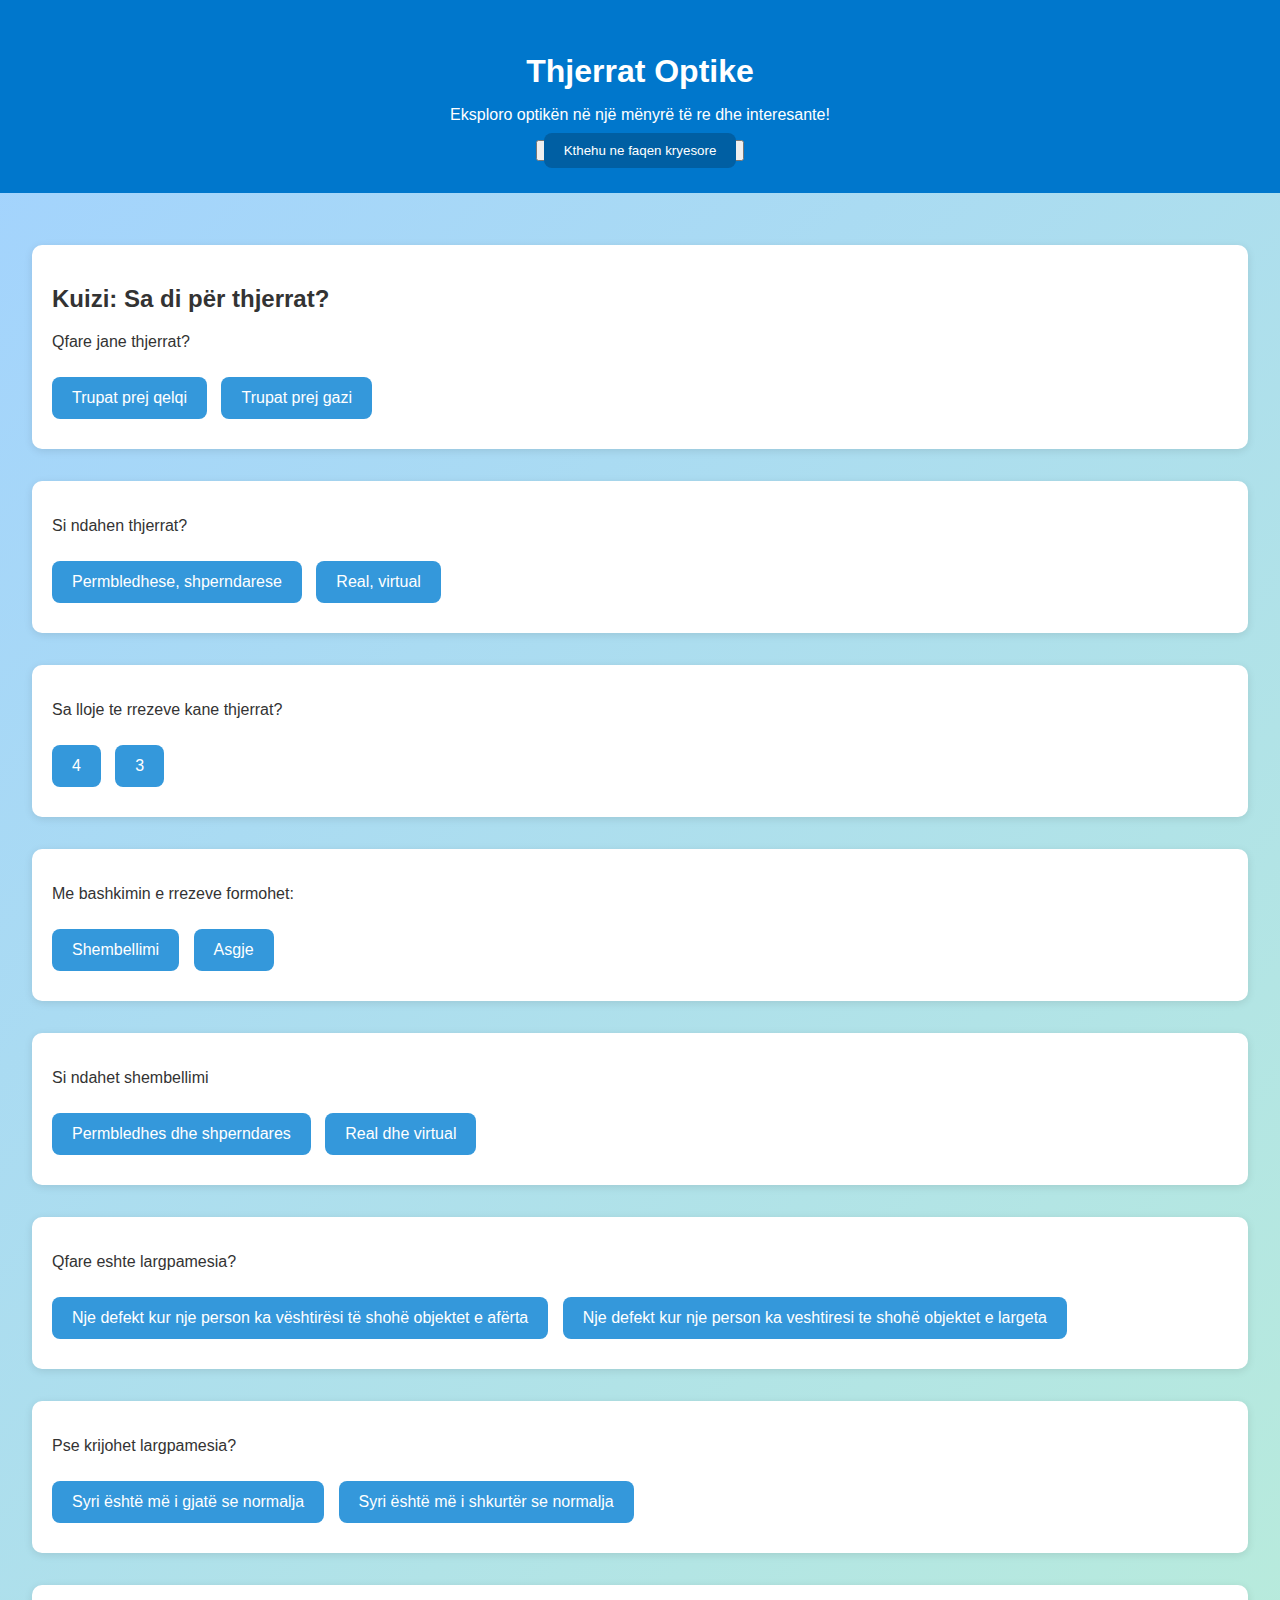
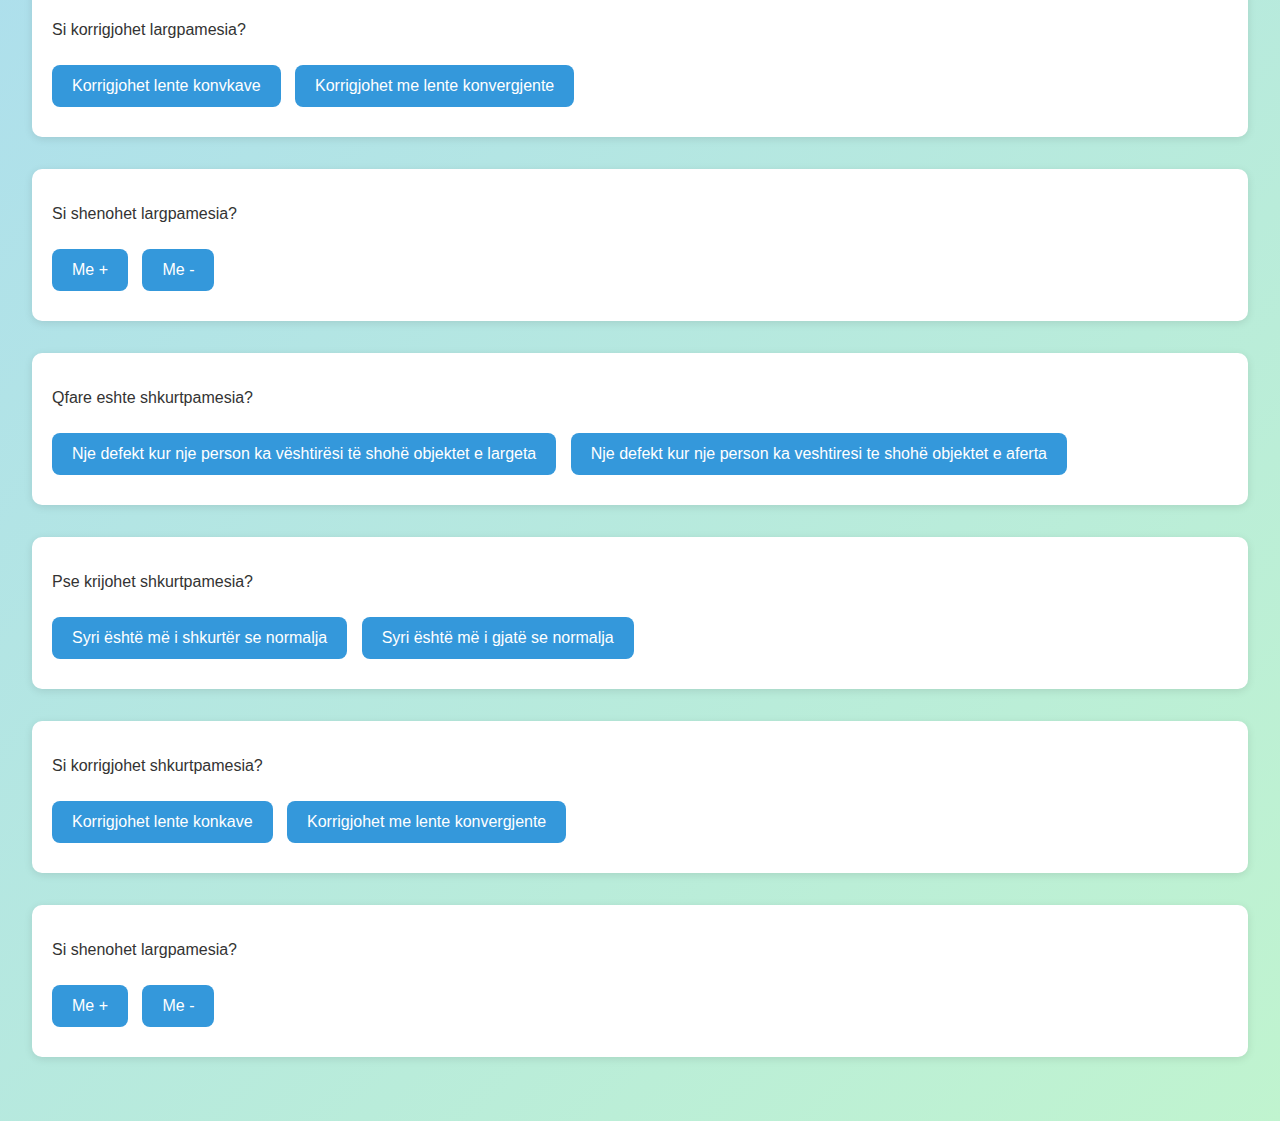
<file: meso.html>
<!DOCTYPE html>
<html lang="en">
<head>
    <meta charset="UTF-8">
    <meta name="viewport" content="width=device-width, initial-scale=1.0">
    <title>Kontrrolo njohurite</title>
     <link rel="stylesheet" href="style.css">
</head>
<body>
  <header>
    <h1>Thjerrat Optike</h1>
    <p>Eksploro optikën në një mënyrë të re dhe interesante!</p>
    <button class="explore-btn"><a href="index.html">Kthehu ne faqen kryesore</a></button>
  </header>

  <main>
  <section class="quiz-section">
    <h2>Kuizi: Sa di për thjerrat?</h2>
    <p>Qfare jane thjerrat?</p>
    <button class="answer-btn" data-correct="true">Trupat prej qelqi</button>
    <button class="answer-btn" data-correct="false">Trupat prej gazi</button>
    <div class="answer"></div>
  </section>

  <section class="quiz-section">
    <p>Si ndahen thjerrat?</p>
    <button class="answer-btn" data-correct="true">Permbledhese, shperndarese</button>
    <button class="answer-btn" data-correct="false">Real, virtual</button>
    <div class="answer"></div>
  </section>

  <section class="quiz-section">
  <p>Sa lloje te rrezeve kane thjerrat?</p>
  <button class="answer-btn" data-correct="false">4</button>
  <button class="answer-btn" data-correct="true">3</button>
  <div class="answer"></div>
</section>

<section class="quiz-section">
<p>Me bashkimin e rrezeve formohet:</p>
<button class="answer-btn" data-correct="true">Shembellimi</button>
<button class="answer-btn" data-correct="false">Asgje</button>
<div class="answer"></div>
</section>

<section class="quiz-section">
<p>Si ndahet shembellimi</p>
<button class="answer-btn" data-correct="false">Permbledhes dhe shperndares</button>
<button class="answer-btn" data-correct="true">Real dhe virtual</button>
<div class="answer"></div>
</section>

<section class="quiz-section">
<p>Qfare eshte largpamesia?</p>
<button class="answer-btn" data-correct="true">Nje defekt kur nje person ka vështirësi të shohë objektet e afërta</button>
<button class="answer-btn" data-correct="false">Nje defekt kur nje person ka veshtiresi te shohë objektet e largeta</button>
<div class="answer"></div>
</section>

<section class="quiz-section">
<p>Pse krijohet largpamesia?</p>
<button class="answer-btn" data-correct="false">Syri është më i gjatë se normalja</button>
<button class="answer-btn" data-correct="true">Syri është më i shkurtër se normalja</button>
<div class="answer"></div>
</section>

<section class="quiz-section">
<p>Si korrigjohet largpamesia?</p>
<button class="answer-btn" data-correct="false">Korrigjohet lente konvkave</button>
<button class="answer-btn" data-correct="true">Korrigjohet me lente konvergjente</button>
<div class="answer"></div>
</section>

<section class="quiz-section">
<p>Si shenohet largpamesia?</p>
<button class="answer-btn" data-correct="true">Me +</button>
<button class="answer-btn" data-correct="false">Me -</button>
<div class="answer"></div>
</section>

<section class="quiz-section">
<p>Qfare eshte shkurtpamesia?</p>
<button class="answer-btn" data-correct="true">Nje defekt kur nje person ka vështirësi të shohë objektet e largeta</button>
<button class="answer-btn" data-correct="false">Nje defekt kur nje person ka veshtiresi te shohë objektet e aferta</button>
<div class="answer"></div>
</section>

<section class="quiz-section">
<p>Pse krijohet shkurtpamesia?</p>
<button class="answer-btn" data-correct="false">Syri është më i shkurtër se normalja</button>
<button class="answer-btn" data-correct="true">Syri është më i gjatë se normalja</button>
<div class="answer"></div>
</section>

<section class="quiz-section">
<p>Si korrigjohet shkurtpamesia?</p>
<button class="answer-btn" data-correct="true" >Korrigjohet lente konkave</button>
<button class="answer-btn" data-correct="false">Korrigjohet me lente konvergjente</button>
<div class="answer"></div>
</section>

<section class="quiz-section">
<p>Si shenohet largpamesia?</p>
<button class="answer-btn" data-correct="false">Me +</button>
<button class="answer-btn" data-correct="true">Me -</button>
<div class="answer"></div>
</section>


<script>
const answerButtons = document.querySelectorAll('.answer-btn');

answerButtons.forEach(button=> {
  button.addEventListener('click', () => {
    const isCorrect = button.dataset.correct === 'true';
    const answerDiv = button.parentElement.querySelector('.answer')
    if (isCorrect) {
      answerDiv.textContent = 'Sakte';
      answerDiv.style.color = 'green';
    } else {
      answerDiv.textContent = 'Gabim! Provo serish.';
      answerDiv.style.color = 'red'
    }
});
});
</script>

</main>
  
</body>
</html>
</file>
<file: style.css>
body {
  font-family: 'Poppins', sans-serif;
  background: linear-gradient(-45deg, #a2d2ff, #b5ead7, #caffbf, #a2d2ff);
  background-size: 400% 400%;
  animation: smoothGradient 15s ease infinite;
  margin: 0;
  padding: 0;
  color: #333;
}

@keyframes smoothGradient {
  0% {
    background-position: 0% 50%;
  }
  50% {
    background-position: 100% 50%;
  }
  100% {
    background-position: 0% 50%;
  }
}


header {
  background-color: #0077cc;
  color: white;
  text-align: center;
  padding: 2em 1em;
}

header h1 {
  margin-bottom: 0.2em;
}

.explore-btn a {
  text-decoration: none;
  color: white;
  background-color: #005fa3;
  padding: 10px 20px;
  border-radius: 8px;
  transition: background-color 0.3s ease;
}

.explore-btn a:hover {
  background-color: #004080;
}

main {
  padding: 2em;
}

.intro, .quiz-section, .fun-facts {
  background-color: #f2f9ff;
  padding: 1.5em;
  border-radius: 10px;
  margin-bottom: 2em;
}

.rrezet {
  background-color: #f2f9ff;
  padding: 1.5em;
  border-radius: 10px;
  margin-bottom: 2em;
  font-family: Arial, sans-serif;
}

.rrezet ol {
  padding-left: 20px;
}

.images {
  display: flex;
  justify-content: space-around;
  flex-wrap: wrap;
  gap: 10px;
  margin-top: 20px;
}

.images img {
  width: 250px;
  height: auto;
  border: 1px solid #ccc;
  border-radius: 8px;
  box-shadow: 0 2px 5px rgba(0,0,0,0.1);
  transition: transform 0.2s;
}

.images img:hover {
  transform: scale(1.05);
}

.thjerrat-container {
  display: flex;
  gap: 2em;
  flex-wrap: wrap;
  justify-content: space-around;
  margin-bottom: 2em;
}

.thjerrat-item {
  background-color: #ffffff;
  border-radius: 10px;
  box-shadow: 0 2px 8px rgba(0,0,0,0.1);
  padding: 1em;
  width: 300px;
  text-align: center;
  transition: transform 0.3s ease;
}

.thjerrat-item:hover {
  transform: scale(1.05);
}

.thjerrat-img {
  width: 10em;
  height: 10em;
  object-fit: contain;
  margin-bottom: 1em;
}

.quiz-section {
  background-color: white;
  padding: 20px;
  margin-top: 20px;
  border-radius: 10px;
  box-shadow: 0 2px 8px rgba(0, 0, 0, 0.1);
}

.quiz-section button {
  margin: 10px 10px 0 0;
  padding: 12px 20px;
  background-color: #3498db;
  color: white;
  border: none;
  border-radius: 8px;
  font-size: 16px;
  cursor: pointer;
  transition: background-color 0.3s ease, transform 0.2s ease;
}

.quiz-section button:hover {
  background-color: #2980b9;
  transform: scale(1.05);
}

.answer {
  margin-top: 10px;
  font-weight: bold;
  font-size: 16px;
  transition: all 0.3s ease;
}

.fun-facts ul {
  list-style-type: '✨ ';
  padding-left: 1.5em;
}

footer {
  background-color: #0077cc;
  color: white;
  text-align: center;
  padding: 1em;
  margin-top: 3em;
}
</file>
